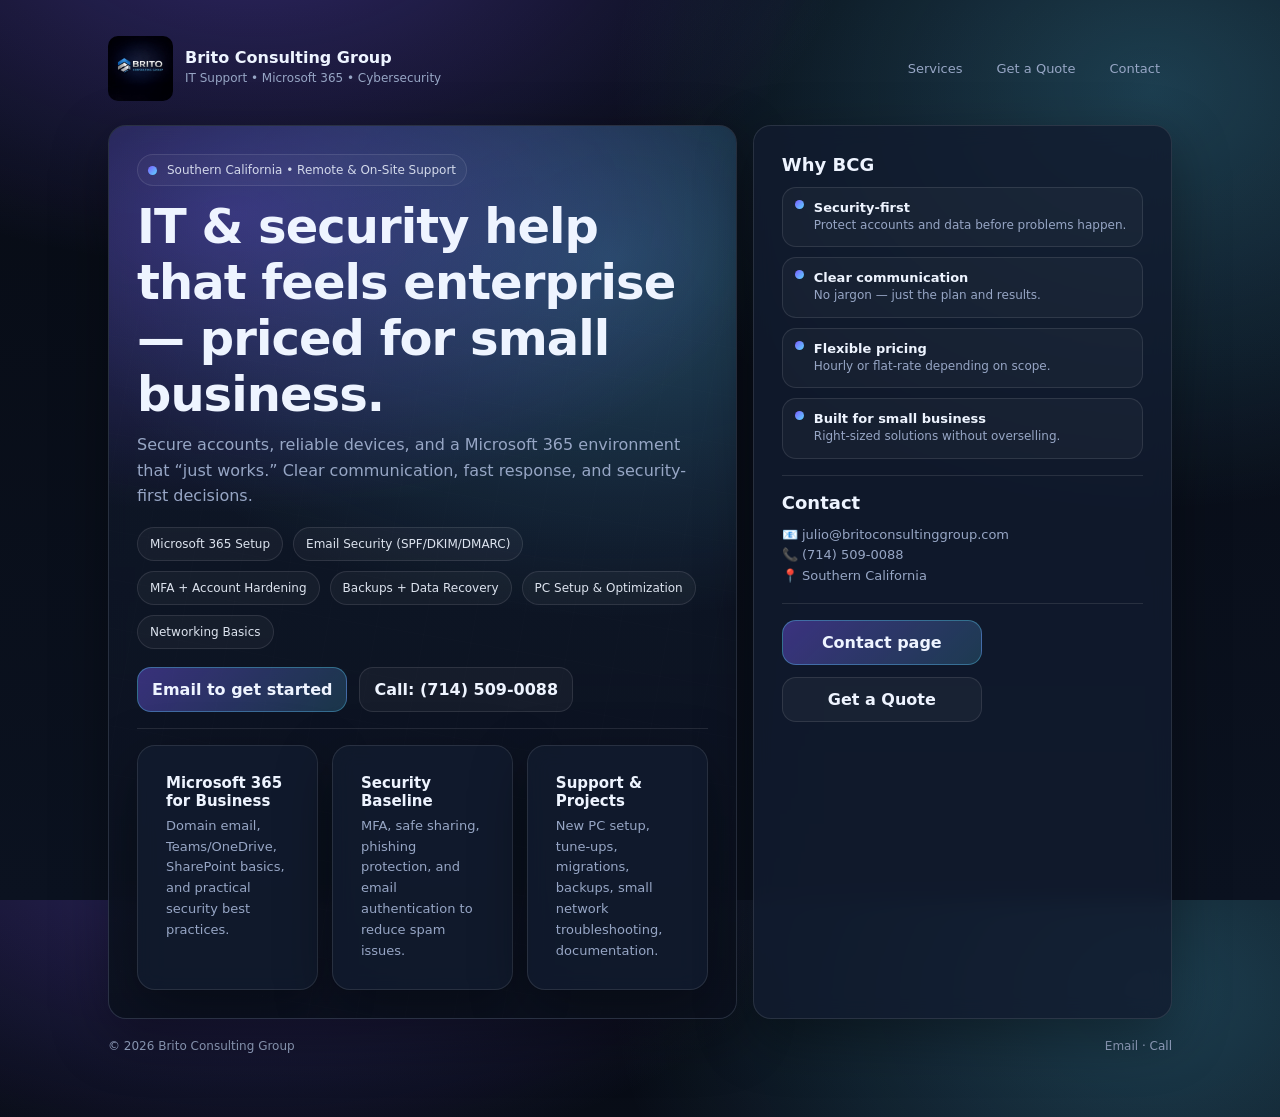
<file: index.html>
<!doctype html>
<html lang="en">
<head>
  <meta charset="utf-8"/>
  <meta name="viewport" content="width=device-width,initial-scale=1"/>
  <title>Brito Consulting Group | IT & Security Consulting (SoCal)</title>
  <meta name="description" content="Brito Consulting Group provides IT support, Microsoft 365 setup, and security hardening for small businesses in Southern California."/>
  <link rel="stylesheet" href="assets/style.css"/>
  <link rel="icon" type="image/png" href="assets/images/logo.png">
</head>
<body>
  <div class="wrap">
    <header class="nav">
      <div class="brand">
        <img class="brandLogo" src="assets/images/logo.png" alt="Brito Consulting Group">
        <div>
          <h1>Brito Consulting Group</h1>
          <p>IT Support • Microsoft 365 • Cybersecurity</p>
        </div>
      </div>
      <nav class="navlinks">
        <a href="services.html">Services</a>
        <a href="quote.html">Get a Quote</a>
        <a href="contact.html">Contact</a>
      </nav>
    </header>

    <!-- HERO: Animated cyber background -->
    <main class="hero">
      <section class="card heroCyber">
        <span class="orb one"></span>
        <span class="orb two"></span>
        <span class="orb three"></span>

        <div class="kicker"><span class="dot"></span> Southern California • Remote & On-Site Support</div>
        <h2 class="h-title">IT & security help that feels enterprise — priced for small business.</h2>
        <p class="h-sub">
          Secure accounts, reliable devices, and a Microsoft 365 environment that “just works.”
          Clear communication, fast response, and security-first decisions.
        </p>

        <div class="pills">
          <span class="pill">Microsoft 365 Setup</span>
          <span class="pill">Email Security (SPF/DKIM/DMARC)</span>
          <span class="pill">MFA + Account Hardening</span>
          <span class="pill">Backups + Data Recovery</span>
          <span class="pill">PC Setup & Optimization</span>
          <span class="pill">Networking Basics</span>
        </div>

        <div class="ctaRow">
          <a class="btn primary" href="mailto:julio@britoconsultinggroup.com?subject=New%20Client%20Inquiry%20-%20BCG">Email to get started</a>
          <a class="btn" href="tel:+17145090088">Call: (714) 509-0088</a>
        </div>

        <div class="hr"></div>

        <div class="grid3">
          <div class="card">
            <h3>Microsoft 365 for Business</h3>
            <p>Domain email, Teams/OneDrive, SharePoint basics, and practical security best practices.</p>
          </div>
          <div class="card">
            <h3>Security Baseline</h3>
            <p>MFA, safe sharing, phishing protection, and email authentication to reduce spam issues.</p>
          </div>
          <div class="card">
            <h3>Support & Projects</h3>
            <p>New PC setup, tune-ups, migrations, backups, small network troubleshooting, documentation.</p>
          </div>
        </div>
      </section>

      <aside class="card">
        <h2>Why BCG</h2>
        <ul class="list">
          <li><span class="dot"></span><div><b>Security-first</b><span>Protect accounts and data before problems happen.</span></div></li>
          <li><span class="dot"></span><div><b>Clear communication</b><span>No jargon — just the plan and results.</span></div></li>
          <li><span class="dot"></span><div><b>Flexible pricing</b><span>Hourly or flat-rate depending on scope.</span></div></li>
          <li><span class="dot"></span><div><b>Built for small business</b><span>Right-sized solutions without overselling.</span></div></li>
        </ul>

        <div class="hr"></div>

        <h2>Contact</h2>
        <p>📧 julio@britoconsultinggroup.com<br/>📞 (714) 509-0088<br/>📍 Southern California</p>
        <div class="hr"></div>
        <div class="ctaRow">
          <a class="btn primary" href="contact.html">Contact page</a>
          <a class="btn" href="quote.html">Get a Quote</a>
        </div>
      </aside>
    </main>

    <footer class="footer">
      <div>© <span id="y"></span> Brito Consulting Group</div>
      <div>
        <a href="mailto:julio@britoconsultinggroup.com">Email</a> ·
        <a href="tel:+17145090088">Call</a>
      </div>
    </footer>
  </div>

  <script>document.getElementById("y").textContent = new Date().getFullYear();</script>
</body>

</html>
</file>
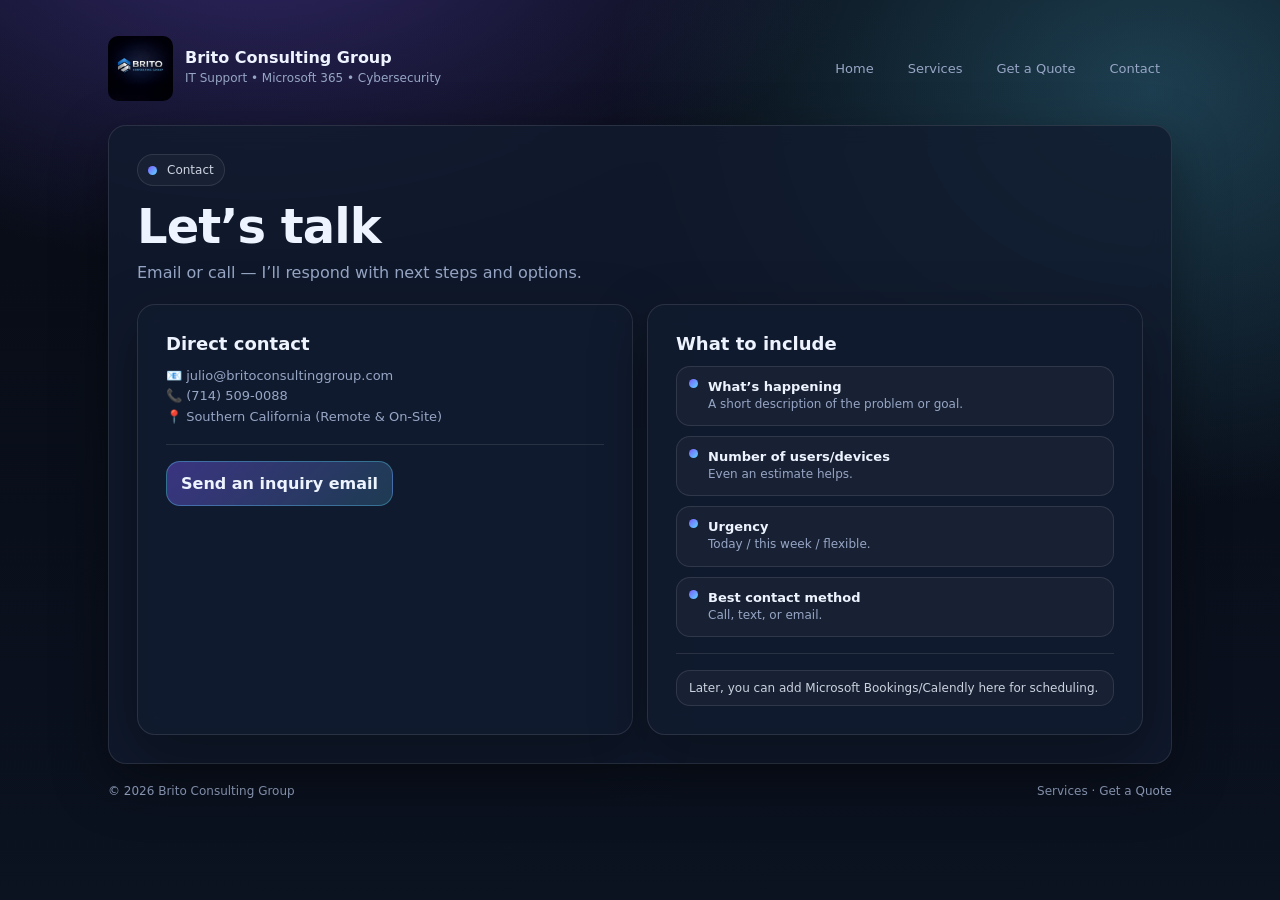
<file: contact.html>
<!doctype html>
<html lang="en">
<head>
  <meta charset="utf-8"/>
  <meta name="viewport" content="width=device-width,initial-scale=1"/>
  <title>Contact | Brito Consulting Group</title>
  <meta name="description" content="Contact Brito Consulting Group for IT support, Microsoft 365 help, and security consulting."/>
  <link rel="stylesheet" href="assets/style.css"/>
<link rel="icon" type="image/png" href="assets/images/logo.png">
</head>
<body>
  <div class="wrap">
    <header class="nav">
      <div class="brand">
        <img src="assets/images/logo.png" class="brandLogo" alt="Brito Consulting Group Logo">
        <div>
          <h1>Brito Consulting Group</h1>
          <p>IT Support • Microsoft 365 • Cybersecurity</p>
        </div>
      </div>
      <nav class="navlinks">
        <a href="index.html">Home</a>
        <a href="services.html">Services</a>
        <a href="quote.html">Get a Quote</a>
        <a href="contact.html">Contact</a>
      </nav>
    </header>

    <section class="card">
      <div class="kicker"><span class="dot"></span> Contact</div>
      <h2 class="h-title" style="margin-bottom:6px;">Let’s talk</h2>
      <p class="h-sub">Email or call — I’ll respond with next steps and options.</p>

      <div class="section">
        <div class="card">
          <h2>Direct contact</h2>
          <p>
            📧 <a href="mailto:julio@britoconsultinggroup.com">julio@britoconsultinggroup.com</a><br/>
            📞 <a href="tel:+17145090088">(714) 509-0088</a><br/>
            📍 Southern California (Remote & On-Site)
          </p>
          <div class="hr"></div>
          <div class="ctaRow">
            <a class="btn primary" href="mailto:julio@britoconsultinggroup.com?subject=New%20Client%20Inquiry%20-%20BCG&body=Hi%20Julio%2C%0D%0A%0D%0AI%20need%20help%20with%3A%0D%0A-%20%0D%0A%0D%0AUrgency%3A%20%0D%0APreferred%20contact%3A%20%0D%0A%0D%0AThanks%2C">Send an inquiry email</a>
            </div>
        </div>

        <div class="card">
          <h2>What to include</h2>
          <ul class="list">
            <li><span class="dot"></span><div><b>What’s happening</b><span>A short description of the problem or goal.</span></div></li>
            <li><span class="dot"></span><div><b>Number of users/devices</b><span>Even an estimate helps.</span></div></li>
            <li><span class="dot"></span><div><b>Urgency</b><span>Today / this week / flexible.</span></div></li>
            <li><span class="dot"></span><div><b>Best contact method</b><span>Call, text, or email.</span></div></li>
          </ul>
          <div class="hr"></div>
          <div class="note">
            Later, you can add Microsoft Bookings/Calendly here for scheduling.
          </div>
        </div>
      </div>
    </section>

    <footer class="footer">
      <div>© <span id="y"></span> Brito Consulting Group</div>
      <div><a href="services.html">Services</a> · <a href="quote.html">Get a Quote</a></div>
    </footer>
  </div>
  <script>document.getElementById("y").textContent = new Date().getFullYear();</script>
</body>

</html>
</file>
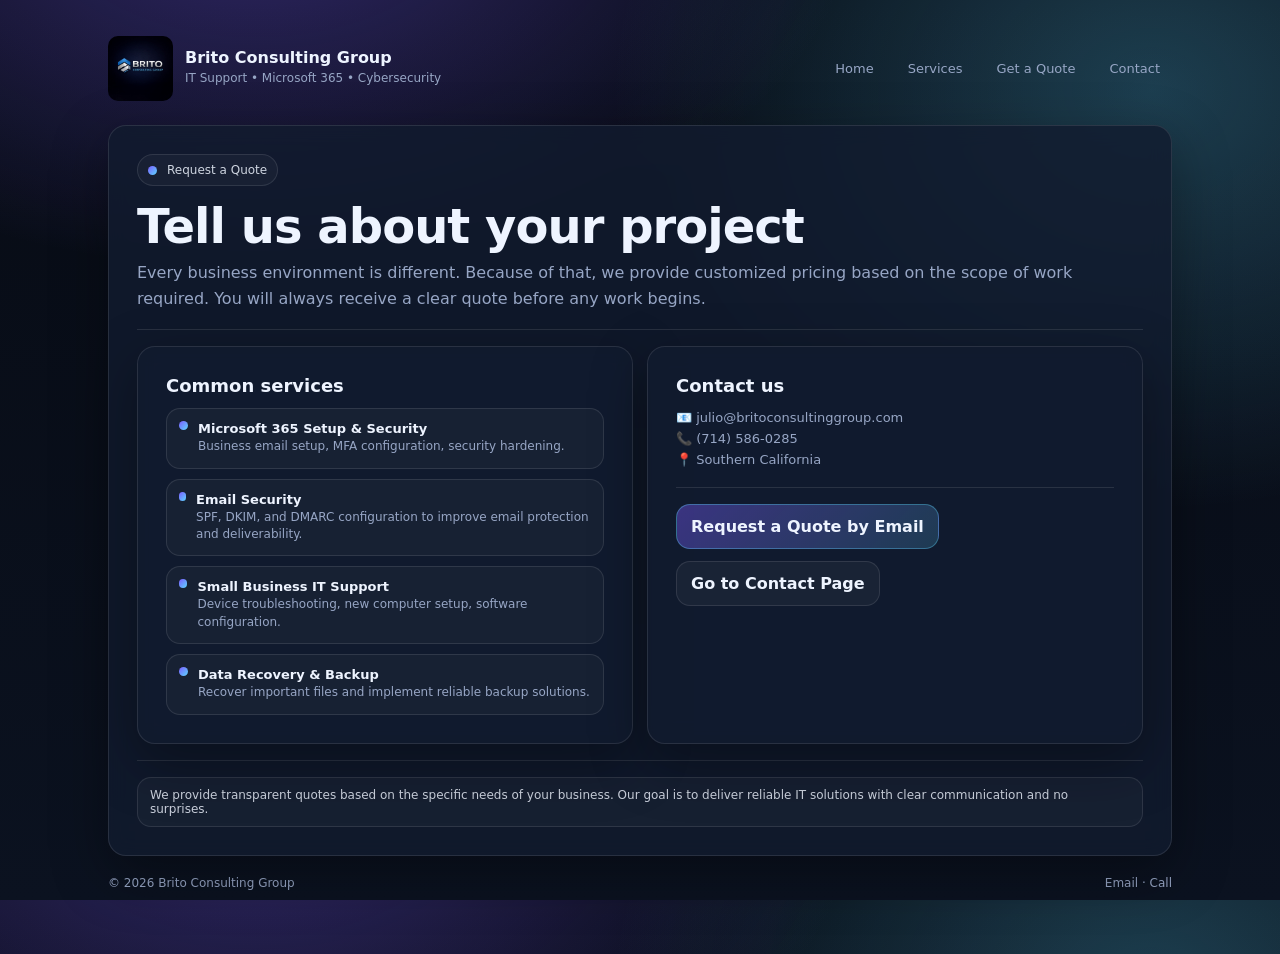
<file: Get a Quote.html>
<!doctype html>
<html lang="en">
<head>
<meta charset="utf-8"/>
<meta name="viewport" content="width=device-width,initial-scale=1"/>

<title>Get a Quote | Brito Consulting Group</title>

<meta name="description" content="Request a quote from Brito Consulting Group for IT support, Microsoft 365 setup, cybersecurity consulting, and data recovery."/>

<link rel="stylesheet" href="assets/style.css"/>

<link rel="icon" type="image/png" href="assets/images/logo.png">
</head>

<body>

<div class="wrap">

<header class="nav">

<div class="brand">
<img src="assets/images/logo.png" class="brandLogo" alt="Brito Consulting Group Logo">

<div>
<h1>Brito Consulting Group</h1>
<p>IT Support • Microsoft 365 • Cybersecurity</p>
</div>
</div>

<nav class="navlinks">
<a href="index.html">Home</a>
<a href="services.html">Services</a>
<a href="quote.html">Get a Quote</a>
<a href="contact.html">Contact</a>
</nav>

</header>

<section class="card">

<div class="kicker">
<span class="dot"></span> Request a Quote
</div>

<h2 class="h-title" style="margin-bottom:6px;">
Tell us about your project
</h2>

<p class="h-sub">
Every business environment is different. Because of that, we provide customized pricing based on the scope of work required.  
You will always receive a clear quote before any work begins.
</p>

<div class="hr"></div>

<div class="section">

<div class="card">

<h2>Common services</h2>

<ul class="list">

<li>
<span class="dot"></span>
<div>
<b>Microsoft 365 Setup & Security</b>
<span>Business email setup, MFA configuration, security hardening.</span>
</div>
</li>

<li>
<span class="dot"></span>
<div>
<b>Email Security</b>
<span>SPF, DKIM, and DMARC configuration to improve email protection and deliverability.</span>
</div>
</li>

<li>
<span class="dot"></span>
<div>
<b>Small Business IT Support</b>
<span>Device troubleshooting, new computer setup, software configuration.</span>
</div>
</li>

<li>
<span class="dot"></span>
<div>
<b>Data Recovery & Backup</b>
<span>Recover important files and implement reliable backup solutions.</span>
</div>
</li>

</ul>

</div>


<div class="card">

<h2>Contact us</h2>

<p>
📧 <a href="mailto:julio@britoconsultinggroup.com">julio@britoconsultinggroup.com</a><br>
📞 <a href="tel:+17145860285">(714) 586-0285</a><br>
📍 Southern California
</p>

<div class="hr"></div>

<div class="ctaRow">

<a class="btn primary"
href="mailto:julio@britoconsultinggroup.com?subject=Quote%20Request%20-%20Brito%20Consulting%20Group&body=Hi%20Julio,%0D%0A%0D%0AI%20would%20like%20a%20quote%20for:%0D%0A%0D%0ANumber%20of%20users/devices:%0D%0A%0D%0AUrgency:%0D%0A%0D%0ABest%20contact%20method:%0D%0A%0D%0AThank%20you.">
Request a Quote by Email
</a>

<a class="btn" href="contact.html">
Go to Contact Page
</a>

</div>

</div>

</div>

<div class="hr"></div>

<div class="note">
We provide transparent quotes based on the specific needs of your business.  
Our goal is to deliver reliable IT solutions with clear communication and no surprises.
</div>

</section>

<footer class="footer">

<div>
© <span id="y"></span> Brito Consulting Group
</div>

<div>
<a href="mailto:julio@britoconsultinggroup.com">Email</a> ·
<a href="tel:+17145860285">Call</a>
</div>

</footer>

</div>

<script>
document.getElementById("y").textContent = new Date().getFullYear();
</script>

</body>
</html>
</file>
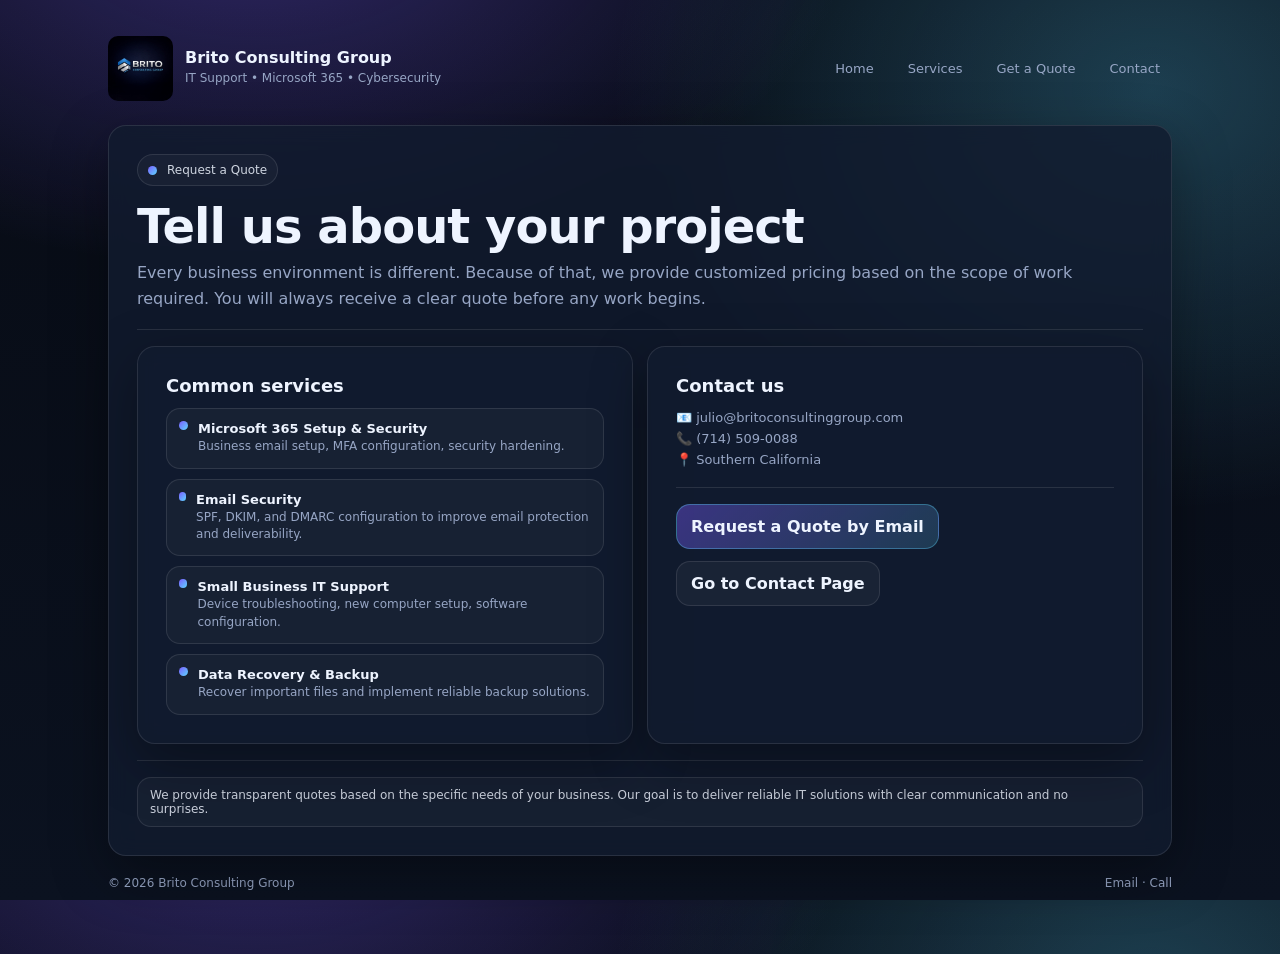
<file: quote.html>
<!doctype html>
<html lang="en">
<head>
<meta charset="utf-8"/>
<meta name="viewport" content="width=device-width,initial-scale=1"/>

<title>Get a Quote | Brito Consulting Group</title>

<meta name="description" content="Request a quote from Brito Consulting Group for IT support, Microsoft 365 setup, cybersecurity consulting, and data recovery."/>

<link rel="stylesheet" href="assets/style.css"/>

<link rel="icon" type="image/png" href="assets/images/logo.png">
</head>

<body>

<div class="wrap">

<header class="nav">

<div class="brand">
<img src="assets/images/logo.png" class="brandLogo" alt="Brito Consulting Group Logo">

<div>
<h1>Brito Consulting Group</h1>
<p>IT Support • Microsoft 365 • Cybersecurity</p>
</div>
</div>

<nav class="navlinks">
<a href="index.html">Home</a>
<a href="services.html">Services</a>
<a href="quote.html">Get a Quote</a>
<a href="contact.html">Contact</a>
</nav>

</header>

<section class="card">

<div class="kicker">
<span class="dot"></span> Request a Quote
</div>

<h2 class="h-title" style="margin-bottom:6px;">
Tell us about your project
</h2>

<p class="h-sub">
Every business environment is different. Because of that, we provide customized pricing based on the scope of work required.  
You will always receive a clear quote before any work begins.
</p>

<div class="hr"></div>

<div class="section">

<div class="card">

<h2>Common services</h2>

<ul class="list">

<li>
<span class="dot"></span>
<div>
<b>Microsoft 365 Setup & Security</b>
<span>Business email setup, MFA configuration, security hardening.</span>
</div>
</li>

<li>
<span class="dot"></span>
<div>
<b>Email Security</b>
<span>SPF, DKIM, and DMARC configuration to improve email protection and deliverability.</span>
</div>
</li>

<li>
<span class="dot"></span>
<div>
<b>Small Business IT Support</b>
<span>Device troubleshooting, new computer setup, software configuration.</span>
</div>
</li>

<li>
<span class="dot"></span>
<div>
<b>Data Recovery & Backup</b>
<span>Recover important files and implement reliable backup solutions.</span>
</div>
</li>

</ul>

</div>


<div class="card">

<h2>Contact us</h2>

<p>
📧 <a href="mailto:julio@britoconsultinggroup.com">julio@britoconsultinggroup.com</a><br>
📞 <a href="tel:+17145090088">(714) 509-0088</a><br>
📍 Southern California
</p>

<div class="hr"></div>

<div class="ctaRow">

<a class="btn primary"
href="mailto:julio@britoconsultinggroup.com?subject=Quote%20Request%20-%20Brito%20Consulting%20Group&body=Hi%20Julio,%0D%0A%0D%0AI%20would%20like%20a%20quote%20for:%0D%0A%0D%0ANumber%20of%20users/devices:%0D%0A%0D%0AUrgency:%0D%0A%0D%0ABest%20contact%20method:%0D%0A%0D%0AThank%20you.">
Request a Quote by Email
</a>

<a class="btn" href="contact.html">
Go to Contact Page
</a>

</div>

</div>

</div>

<div class="hr"></div>

<div class="note">
We provide transparent quotes based on the specific needs of your business.  
Our goal is to deliver reliable IT solutions with clear communication and no surprises.
</div>

</section>

<footer class="footer">

<div>
© <span id="y"></span> Brito Consulting Group
</div>

<div>
<a href="mailto:julio@britoconsultinggroup.com">Email</a> ·
<a href="tel:+17145090088">Call</a>
</div>

</footer>

</div>

<script>
document.getElementById("y").textContent = new Date().getFullYear();
</script>

</body>
</html>
</file>
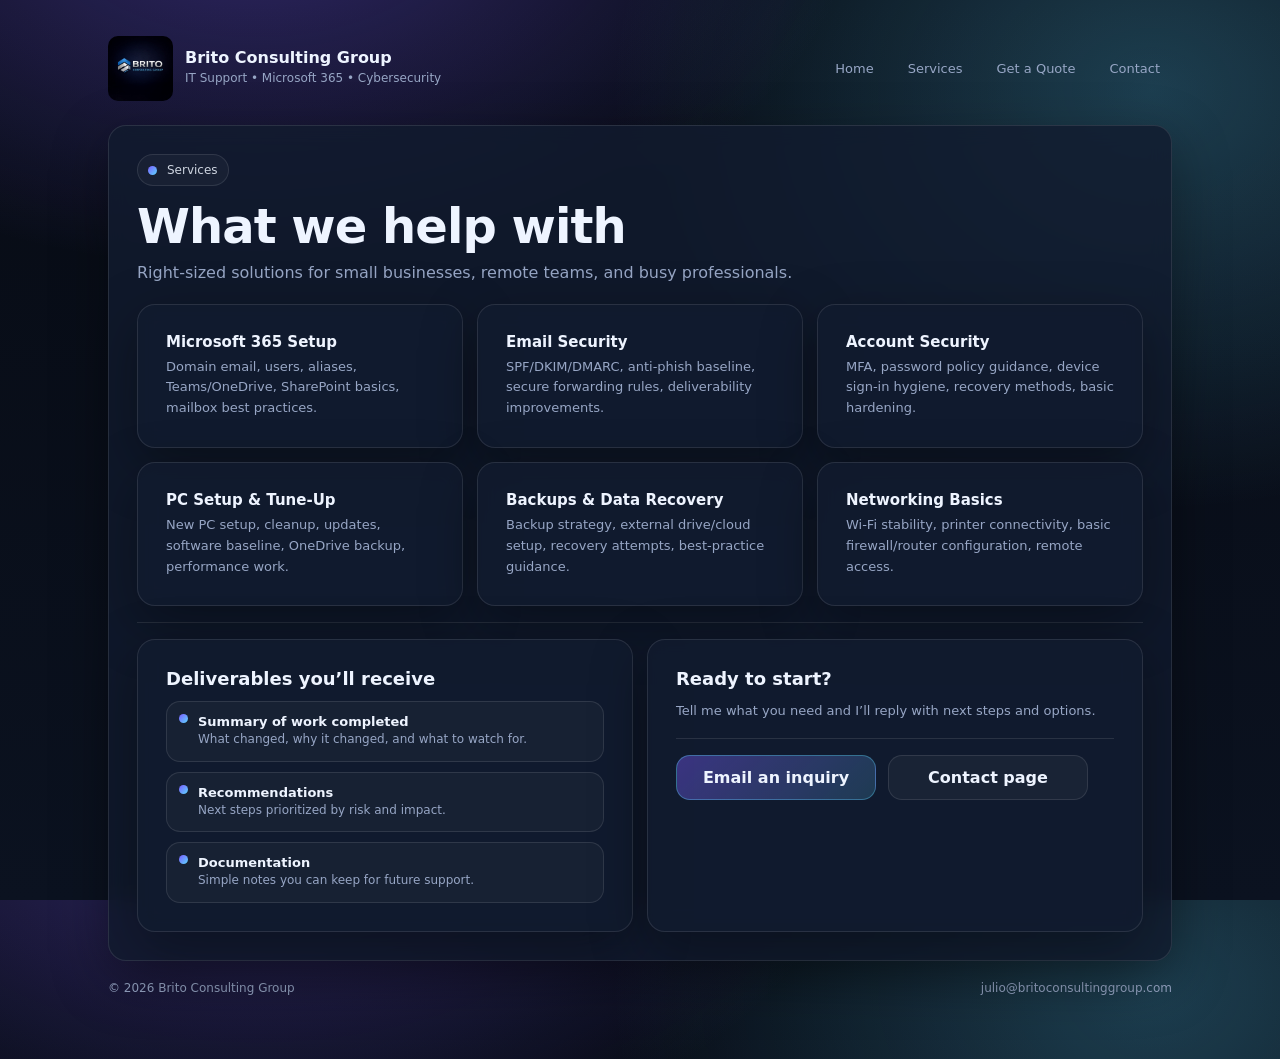
<file: services.html>
<!doctype html>
<html lang="en">
<head>
  <meta charset="utf-8"/>
  <meta name="viewport" content="width=device-width,initial-scale=1"/>
  <title>Services | Brito Consulting Group</title>
  <meta name="description" content="Microsoft 365, security hardening, and IT support services by Brito Consulting Group."/>
  <link rel="stylesheet" href="assets/style.css"/>
<link rel="icon" type="image/png" href="assets/images/logo.png">
</head>
<body>
  <div class="wrap">
    <header class="nav">
      <div class="brand">
        <img src="assets/images/logo.png" class="brandLogo" alt="Brito Consulting Group Logo">
        <div>
          <h1>Brito Consulting Group</h1>
          <p>IT Support • Microsoft 365 • Cybersecurity</p>
        </div>
      </div>
      <nav class="navlinks">
        <a href="index.html">Home</a>
        <a href="services.html">Services</a>
        <a href="quote.html">Get a Quote</a>
        <a href="contact.html">Contact</a>
      </nav>
    </header>

    <section class="card">
      <div class="kicker"><span class="dot"></span> Services</div>
      <h2 class="h-title" style="margin-bottom:6px;">What we help with</h2>
      <p class="h-sub">Right-sized solutions for small businesses, remote teams, and busy professionals.</p>

      <div class="grid3">
        <div class="card">
          <h3>Microsoft 365 Setup</h3>
          <p>Domain email, users, aliases, Teams/OneDrive, SharePoint basics, mailbox best practices.</p>
        </div>
        <div class="card">
          <h3>Email Security</h3>
          <p>SPF/DKIM/DMARC, anti-phish baseline, secure forwarding rules, deliverability improvements.</p>
        </div>
        <div class="card">
          <h3>Account Security</h3>
          <p>MFA, password policy guidance, device sign-in hygiene, recovery methods, basic hardening.</p>
        </div>
        <div class="card">
          <h3>PC Setup & Tune-Up</h3>
          <p>New PC setup, cleanup, updates, software baseline, OneDrive backup, performance work.</p>
        </div>
        <div class="card">
          <h3>Backups & Data Recovery</h3>
          <p>Backup strategy, external drive/cloud setup, recovery attempts, best-practice guidance.</p>
        </div>
        <div class="card">
          <h3>Networking Basics</h3>
          <p>Wi-Fi stability, printer connectivity, basic firewall/router configuration, remote access.</p>
        </div>
      </div>

      <div class="hr"></div>

      <div class="section">
        <div class="card">
          <h2>Deliverables you’ll receive</h2>
          <ul class="list">
            <li><span class="dot"></span><div><b>Summary of work completed</b><span>What changed, why it changed, and what to watch for.</span></div></li>
            <li><span class="dot"></span><div><b>Recommendations</b><span>Next steps prioritized by risk and impact.</span></div></li>
            <li><span class="dot"></span><div><b>Documentation</b><span>Simple notes you can keep for future support.</span></div></li>
          </ul>
        </div>

        <div class="card">
          <h2>Ready to start?</h2>
          <p>Tell me what you need and I’ll reply with next steps and options.</p>
          <div class="hr"></div>
          <div class="ctaRow">
            <a class="btn primary" href="mailto:julio@britoconsultinggroup.com?subject=New%20Client%20Inquiry%20-%20BCG">Email an inquiry</a>
            <a class="btn" href="contact.html">Contact page</a>
          </div>
        </div>
      </div>
    </section>

    <footer class="footer">
      <div>© <span id="y"></span> Brito Consulting Group</div>
      <div><a href="mailto:julio@britoconsultinggroup.com">julio@britoconsultinggroup.com</a></div>
    </footer>
  </div>
  <script>document.getElementById("y").textContent = new Date().getFullYear();</script>
</body>

</html>
</file>
<file: assets/style.css>
:root{
  --bg:#0b1220;
  --card:#121b2f;
  --muted:#97a6c5;
  --text:#eef4ff;
  --accent:#5dd6ff;
  --accent2:#7c5cff;
  --border:rgba(255,255,255,.10);
  --shadow:0 18px 55px rgba(0,0,0,.35);
  --radius:18px;
  --max:1100px;
  --font: ui-sans-serif, system-ui, -apple-system, Segoe UI, Roboto, Helvetica, Arial;
}

*{box-sizing:border-box}
html,body{height:100%}
body{
  margin:0;
  font-family:var(--font);
  color:var(--text);
  background:
    radial-gradient(1000px 600px at 20% -10%, rgba(124,92,255,.35), transparent 60%),
    radial-gradient(900px 700px at 90% 10%, rgba(93,214,255,.25), transparent 60%),
    linear-gradient(180deg, #070b14, var(--bg));
}

a{color:inherit;text-decoration:none}
.wrap{max-width:var(--max); margin:0 auto; padding:26px 18px 64px;}
.card{
  background:rgba(18,27,47,.82);
  border:1px solid var(--border);
  border-radius:var(--radius);
  box-shadow:var(--shadow);
  padding:clamp(18px, 3vw, 28px);
  backdrop-filter: blur(10px);
}

.nav{
  display:flex; align-items:center; justify-content:space-between;
  gap:14px; padding:10px 0 24px;
}
.brand{display:flex; align-items:center; gap:12px;}
.logo{
  width:42px; height:42px; border-radius:14px;
  background:linear-gradient(135deg, var(--accent2), var(--accent));
  box-shadow:0 10px 24px rgba(124,92,255,.25);
  display:grid; place-items:center;
  font-weight:900; letter-spacing:.5px;
}
.brand h1{font-size:16px; margin:0; line-height:1.1}
.brand p{margin:2px 0 0; color:var(--muted); font-size:12px}
.navlinks{display:flex; gap:10px; flex-wrap:wrap; justify-content:flex-end}
.navlinks a{
  color:var(--muted); font-size:13px;
  padding:10px 12px; border-radius:12px;
}
.navlinks a:hover{background:rgba(255,255,255,.06); color:var(--text)}

.hero{
  display:grid;
  grid-template-columns: 1.2fr .8fr;
  gap:16px;
  align-items:stretch;
}
@media (max-width: 900px){
  .hero{grid-template-columns:1fr}
  .nav{flex-direction:column; align-items:flex-start}
  .navlinks{justify-content:flex-start}
}

.h-title{
  font-size: clamp(30px, 4.2vw, 48px);
  letter-spacing:-.02em;
  margin:0 0 10px;
}
.h-sub{
  margin:0 0 18px;
  color:var(--muted);
  line-height:1.6;
  font-size: clamp(14px, 1.7vw, 16px);
}
.pills{display:flex; flex-wrap:wrap; gap:10px; margin: 14px 0 18px;}
.pill{
  font-size:12px;
  padding:9px 12px;
  border-radius:999px;
  border:1px solid var(--border);
  background:rgba(255,255,255,.04);
  color:rgba(238,244,255,.92);
}

.ctaRow{display:flex; gap:12px; flex-wrap:wrap; margin-top: 6px;}
.btn{
  display:inline-flex; align-items:center; justify-content:center;
  gap:10px; padding: 12px 14px; border-radius:14px;
  border:1px solid var(--border);
  background:rgba(255,255,255,.04);
  color:var(--text);
  font-weight:700;
  transition: transform .08s ease, background .15s ease;
  min-width: 200px;
}
.btn:hover{background:rgba(255,255,255,.07); transform: translateY(-1px);}
.btn.primary{
  border:1px solid rgba(93,214,255,.35);
  background:linear-gradient(135deg, rgba(124,92,255,.40), rgba(93,214,255,.18));
}

.grid3{
  display:grid;
  grid-template-columns: repeat(3, 1fr);
  gap:14px;
}
@media (max-width: 900px){ .grid3{grid-template-columns:1fr} }

.kicker{
  display:inline-flex;
  align-items:center;
  gap:10px;
  font-size:12px;
  color:rgba(238,244,255,.85);
  border:1px solid var(--border);
  background:rgba(255,255,255,.03);
  padding:8px 10px;
  border-radius:999px;
  margin-bottom:12px;
}
.dot{
  width:9px; height:9px; border-radius:999px;
  background:linear-gradient(135deg, var(--accent2), var(--accent));
}

h2{margin:0 0 12px; font-size:18px}
h3{margin:0 0 6px; font-size:15px}
p{margin:0; color:var(--muted); line-height:1.6; font-size:13px}

.list{display:grid; gap:10px; margin:0; padding:0; list-style:none;}
.list li{
  display:flex; gap:10px; align-items:flex-start;
  padding:12px; border-radius:14px;
  border:1px solid var(--border);
  background:rgba(255,255,255,.03);
}
.list b{display:block; font-size:13px; margin-bottom:2px; color:var(--text)}
.list span{display:block; color:var(--muted); font-size:12px; line-height:1.45}

.section{
  margin-top:16px;
  display:grid;
  grid-template-columns: 1fr 1fr;
  gap:14px;
}
@media (max-width: 900px){ .section{grid-template-columns:1fr} }

.hr{height:1px; background:var(--border); margin: 16px 0;}

.footer{
  margin-top:20px;
  color:var(--muted);
  font-size:12px;
  display:flex; justify-content:space-between; gap:10px; flex-wrap:wrap;
}

.table{
  width:100%;
  border-collapse:separate;
  border-spacing:0;
  overflow:hidden;
  border-radius:14px;
  border:1px solid var(--border);
  background:rgba(255,255,255,.02);
}
.table th, .table td{
  text-align:left;
  padding:12px 12px;
  font-size:13px;
  border-bottom:1px solid rgba(255,255,255,.06);
}
.table th{color:rgba(238,244,255,.9); font-size:12px; letter-spacing:.02em; text-transform:uppercase;}
.table tr:last-child td{border-bottom:none}

.note{
  font-size:12px;
  color:rgba(238,244,255,.84);
  padding:10px 12px;
  border-radius:14px;
  border:1px solid var(--border);
  background:rgba(255,255,255,.03);
}

/* ===== Template B: Cyber hero background ===== */

.heroCyber{
  position: relative;
  overflow: hidden;
}

.heroCyber::before{
  content:"";
  position:absolute; inset:-2px;
  background:
    radial-gradient(900px 500px at 20% 10%, rgba(124,92,255,.35), transparent 60%),
    radial-gradient(900px 600px at 80% 15%, rgba(93,214,255,.25), transparent 60%),
    linear-gradient(180deg, rgba(7,11,20,.0), rgba(7,11,20,.55));
  pointer-events:none;
  z-index:0;
}

/* Animated grid */
.heroCyber::after{
  content:"";
  position:absolute; inset:-40%;
  background-image:
    linear-gradient(rgba(255,255,255,.08) 1px, transparent 1px),
    linear-gradient(90deg, rgba(255,255,255,.08) 1px, transparent 1px);
  background-size: 48px 48px;
  transform: rotate(10deg);
  opacity: .10;
  filter: drop-shadow(0 0 18px rgba(93,214,255,.20));
  animation: gridDrift 14s linear infinite;
  pointer-events:none;
  z-index:0;
}

@keyframes gridDrift{
  0%   { background-position: 0 0, 0 0; }
  100% { background-position: 260px 140px, 260px 140px; }
}

/* Floating glow orbs */
.orb{
  position:absolute;
  border-radius:999px;
  filter: blur(18px);
  opacity:.45;
  z-index:0;
  animation: floaty 8s ease-in-out infinite;
  pointer-events:none;
}
.orb.one{ width:240px; height:240px; left:-60px; top:-40px; background: rgba(124,92,255,.45); }
.orb.two{ width:260px; height:260px; right:-80px; top:30px; background: rgba(93,214,255,.35); animation-delay: -2s; }
.orb.three{ width:200px; height:200px; left:40%; bottom:-90px; background: rgba(93,214,255,.18); animation-delay: -4s; }

@keyframes floaty{
  0%,100%{ transform: translateY(0px); }
  50%{ transform: translateY(18px); }
}

/* Ensure content sits above the effects */
.heroCyber > *{
  position: relative;
  z-index: 1;
}

/* Logo image helper */
.brandLogo{
  height:65px;
  width:auto;
  border-radius:10px;

}
</file>
